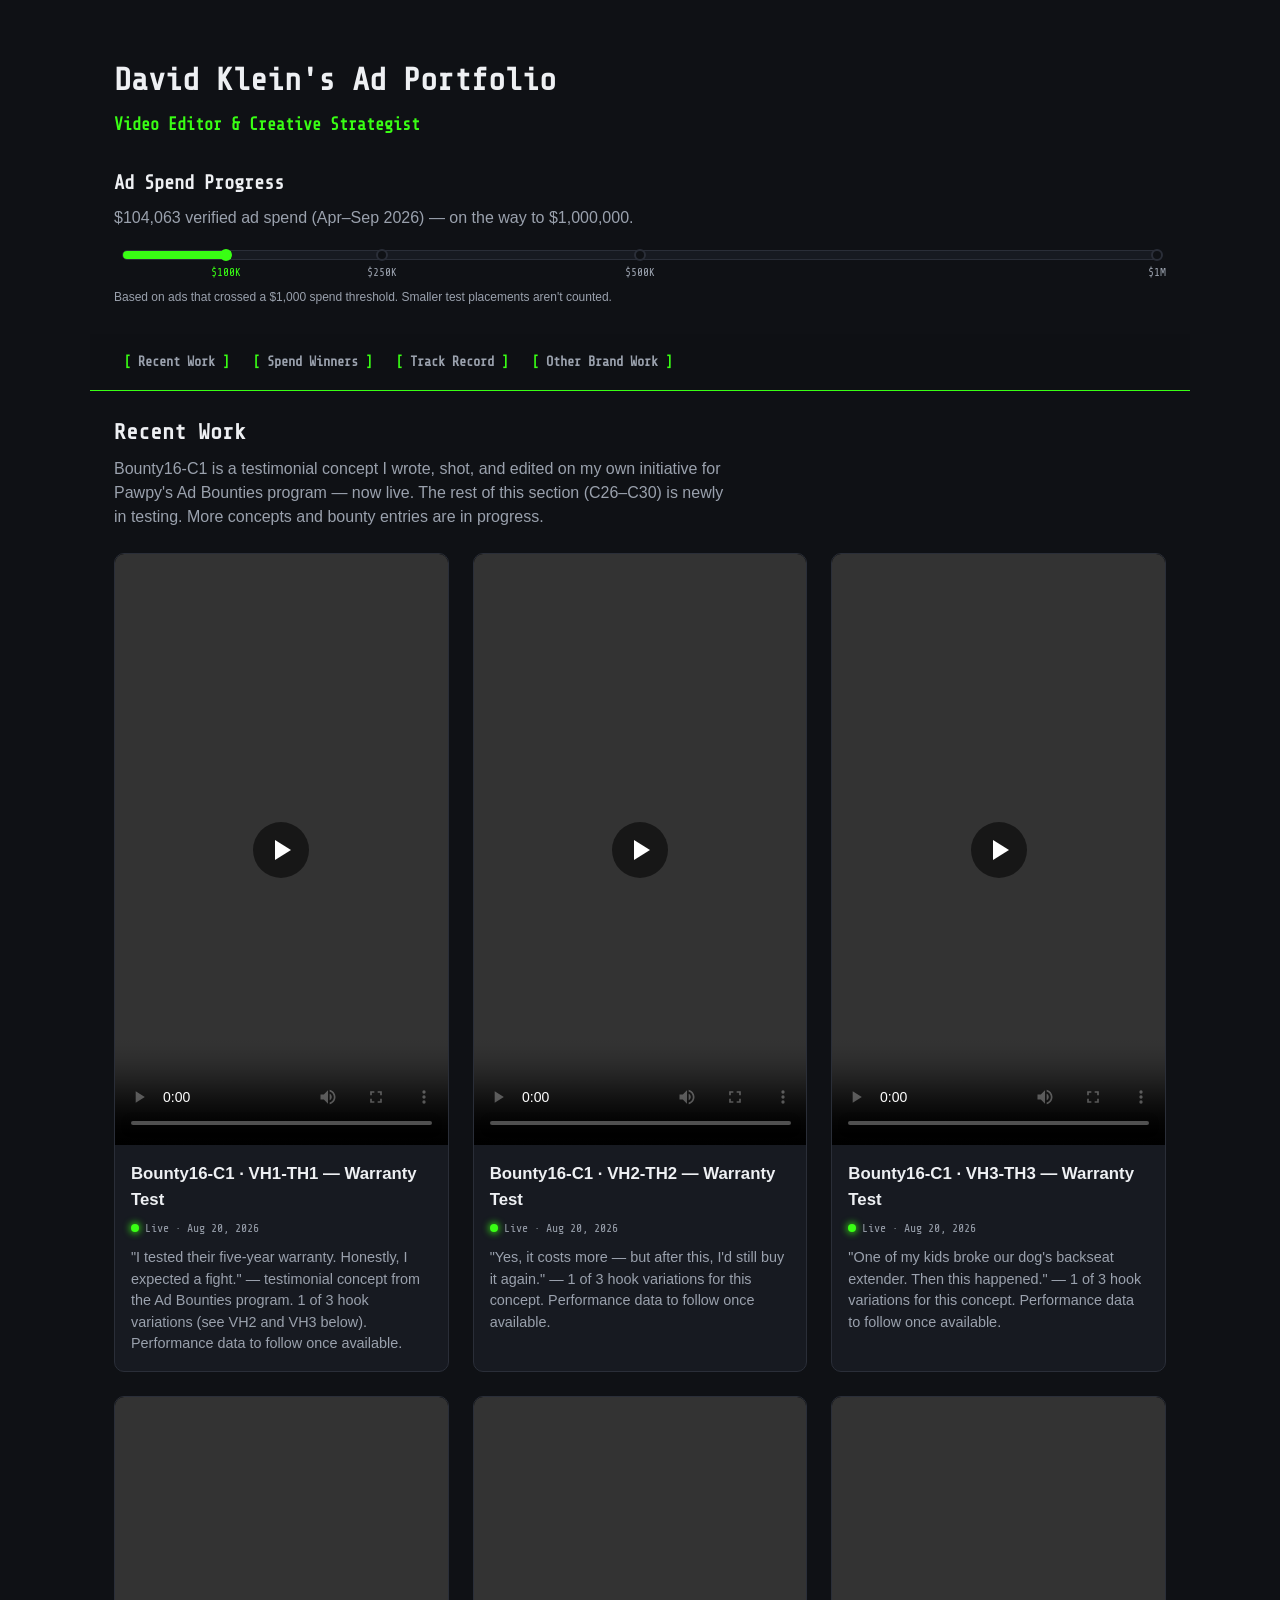
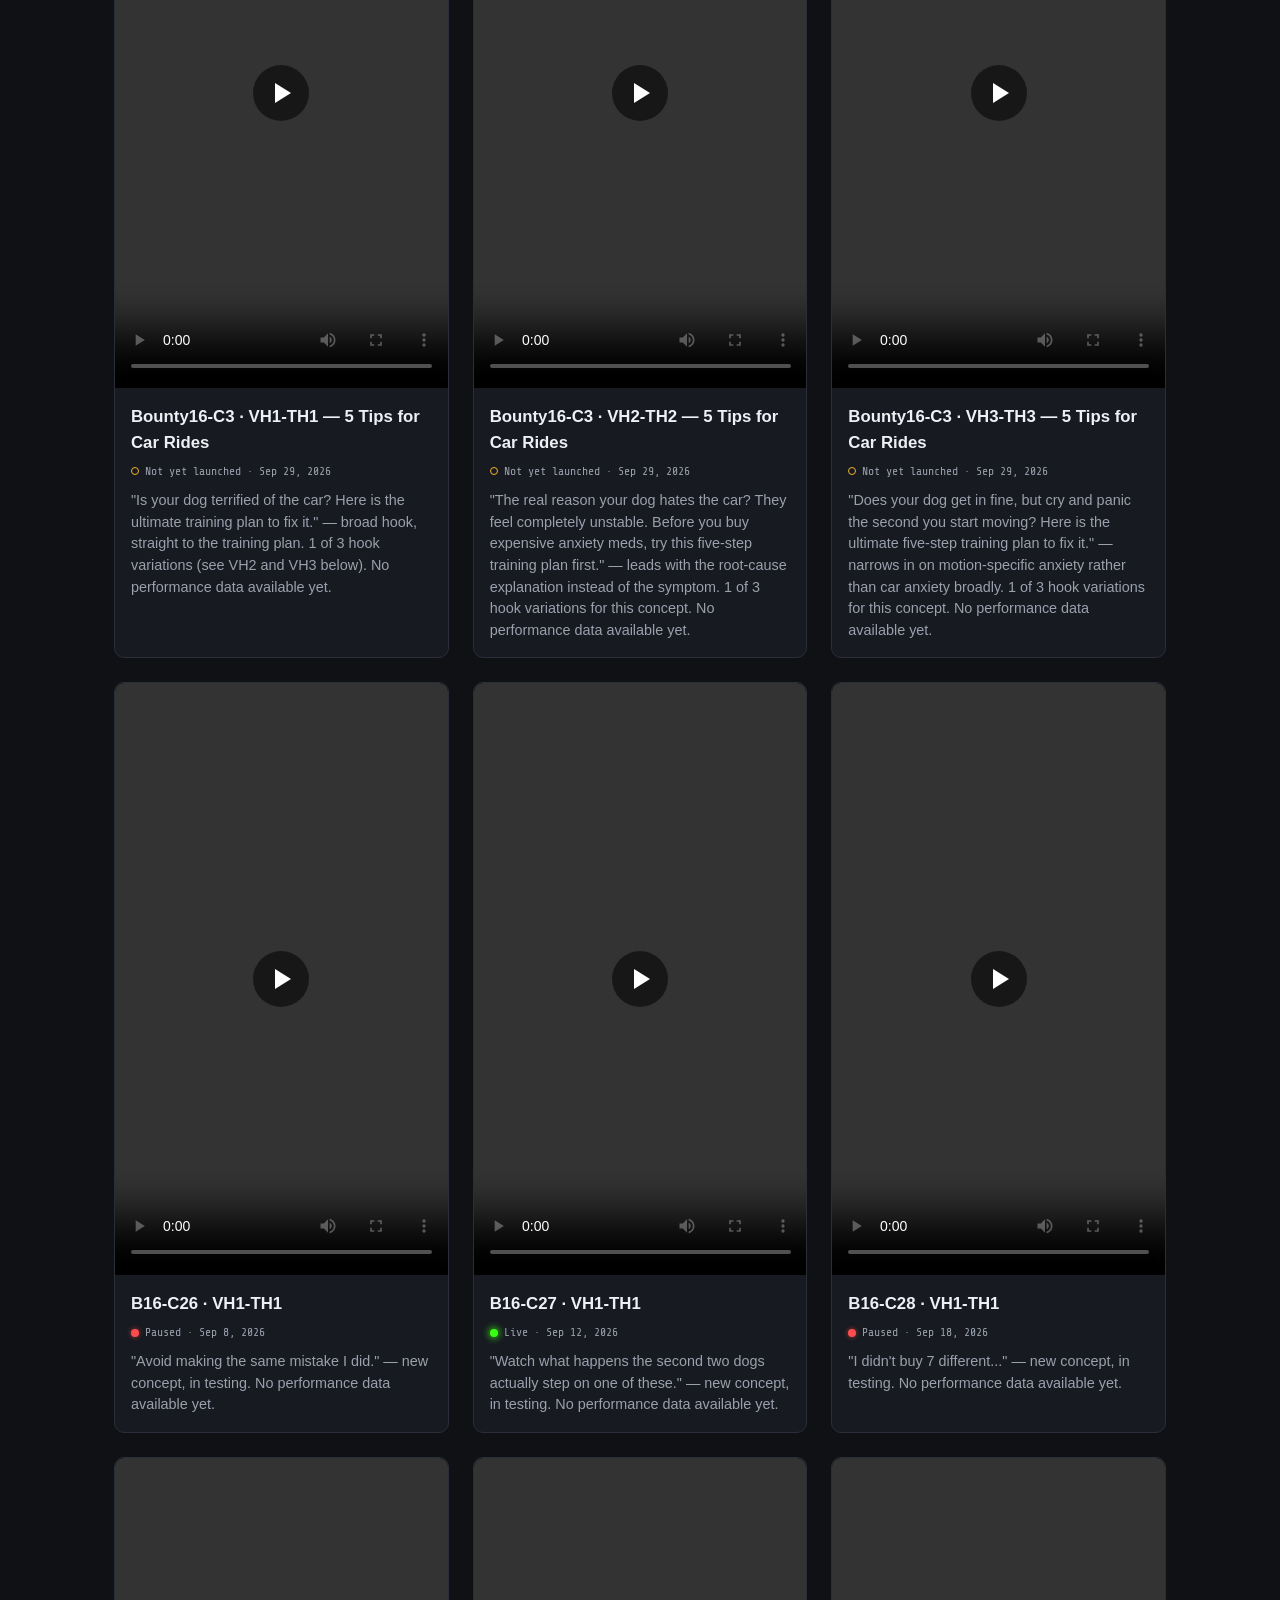
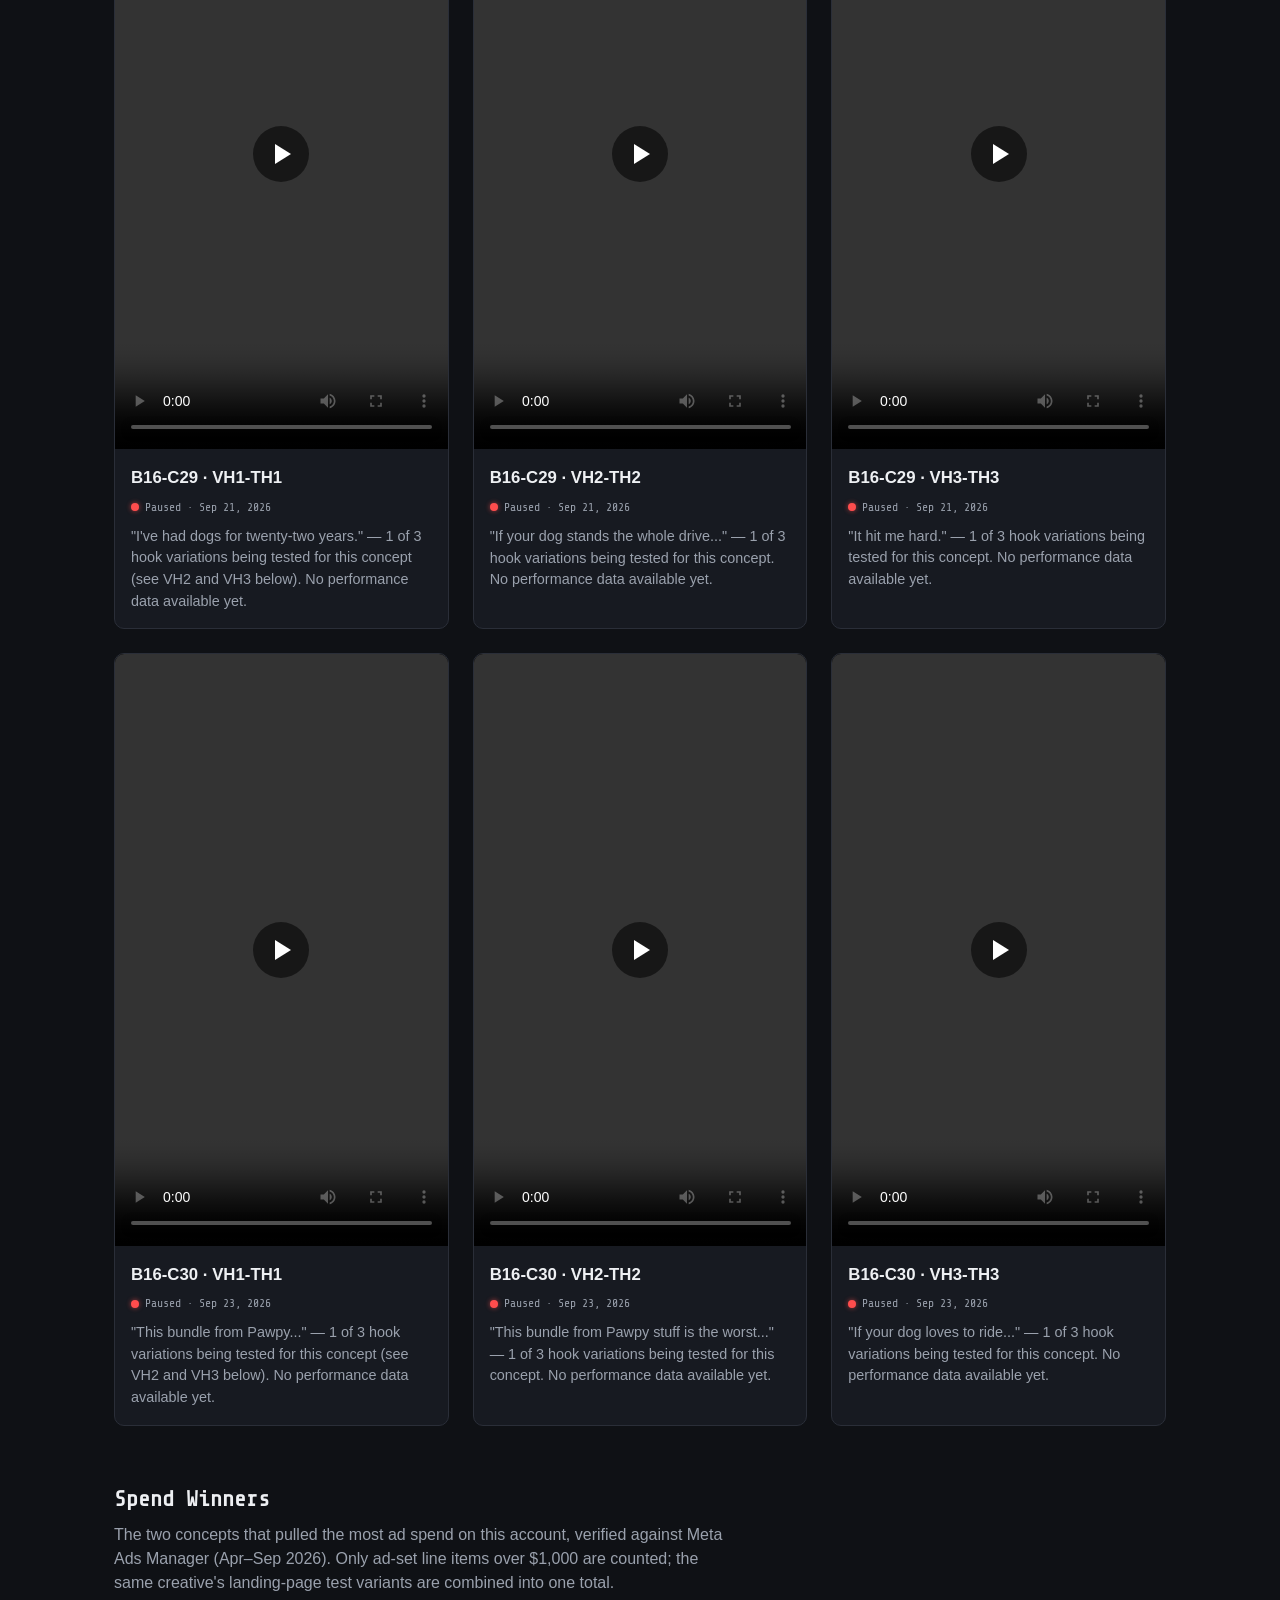
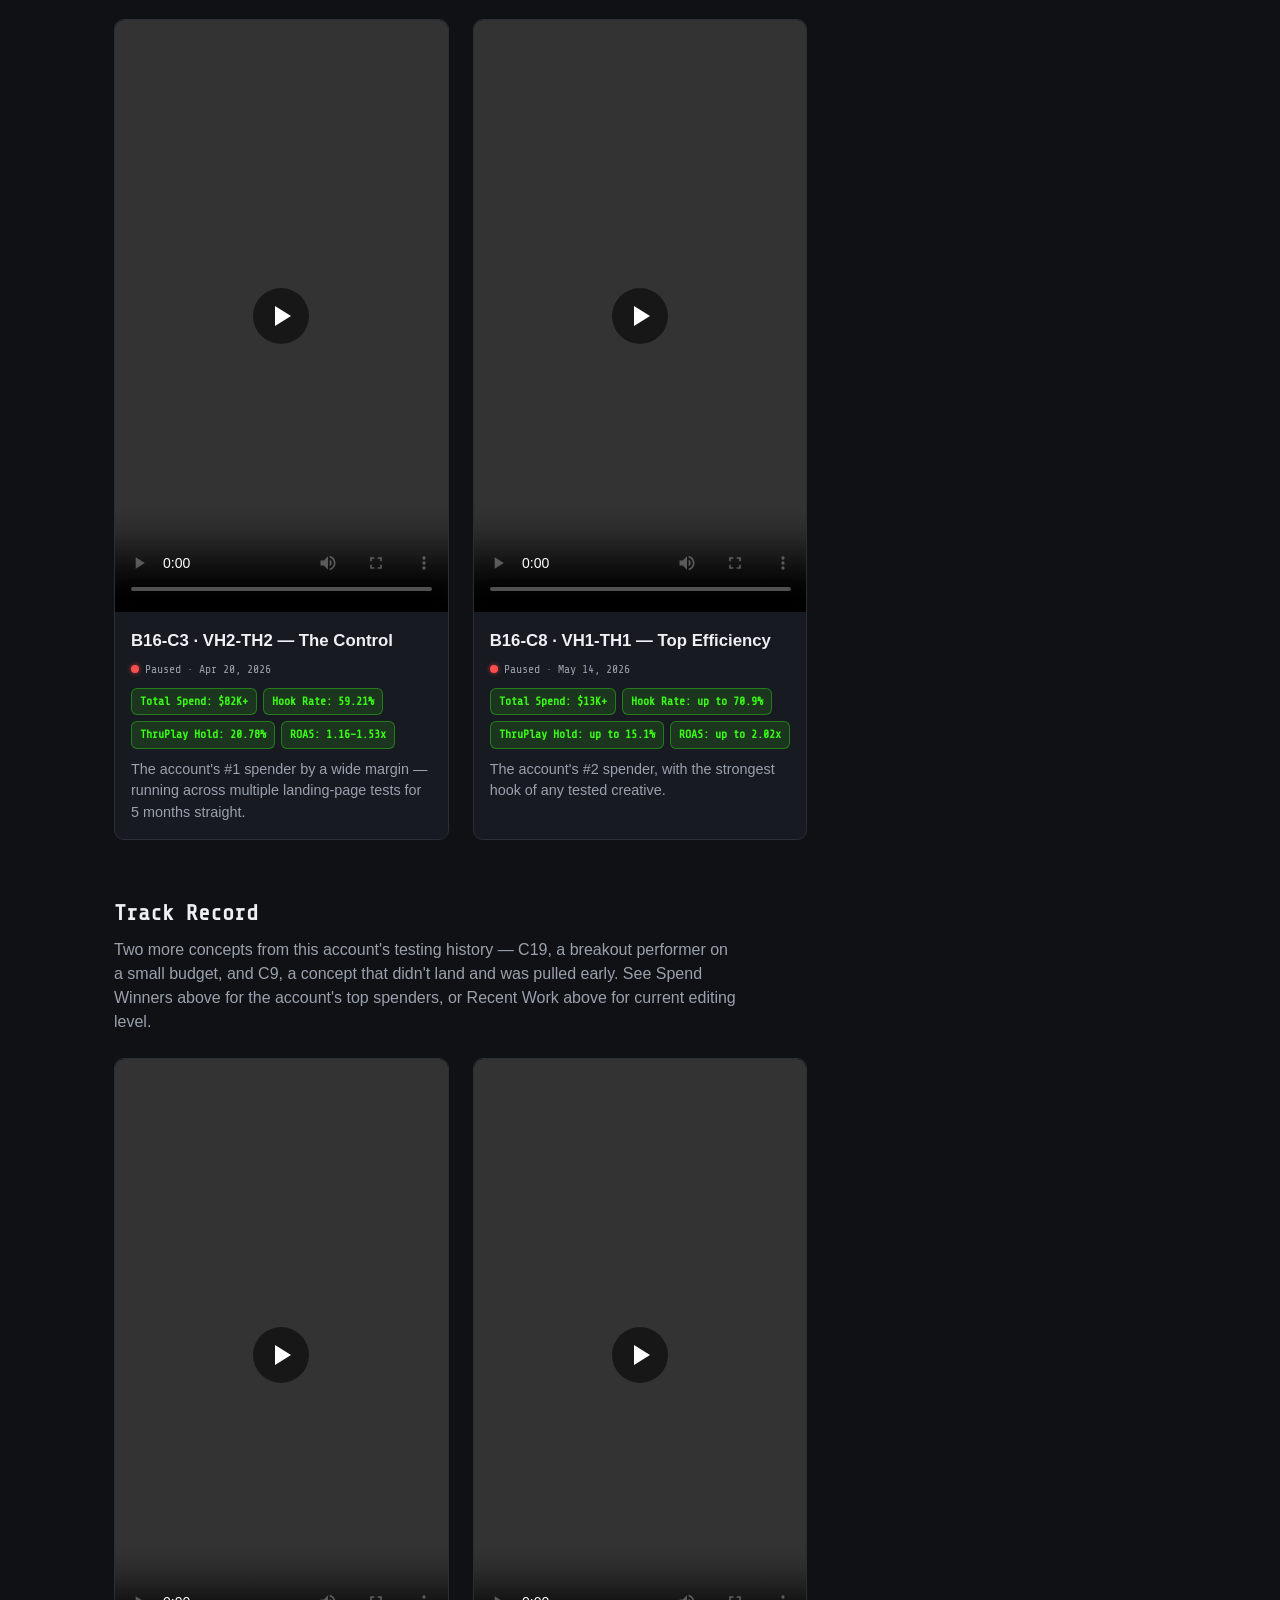
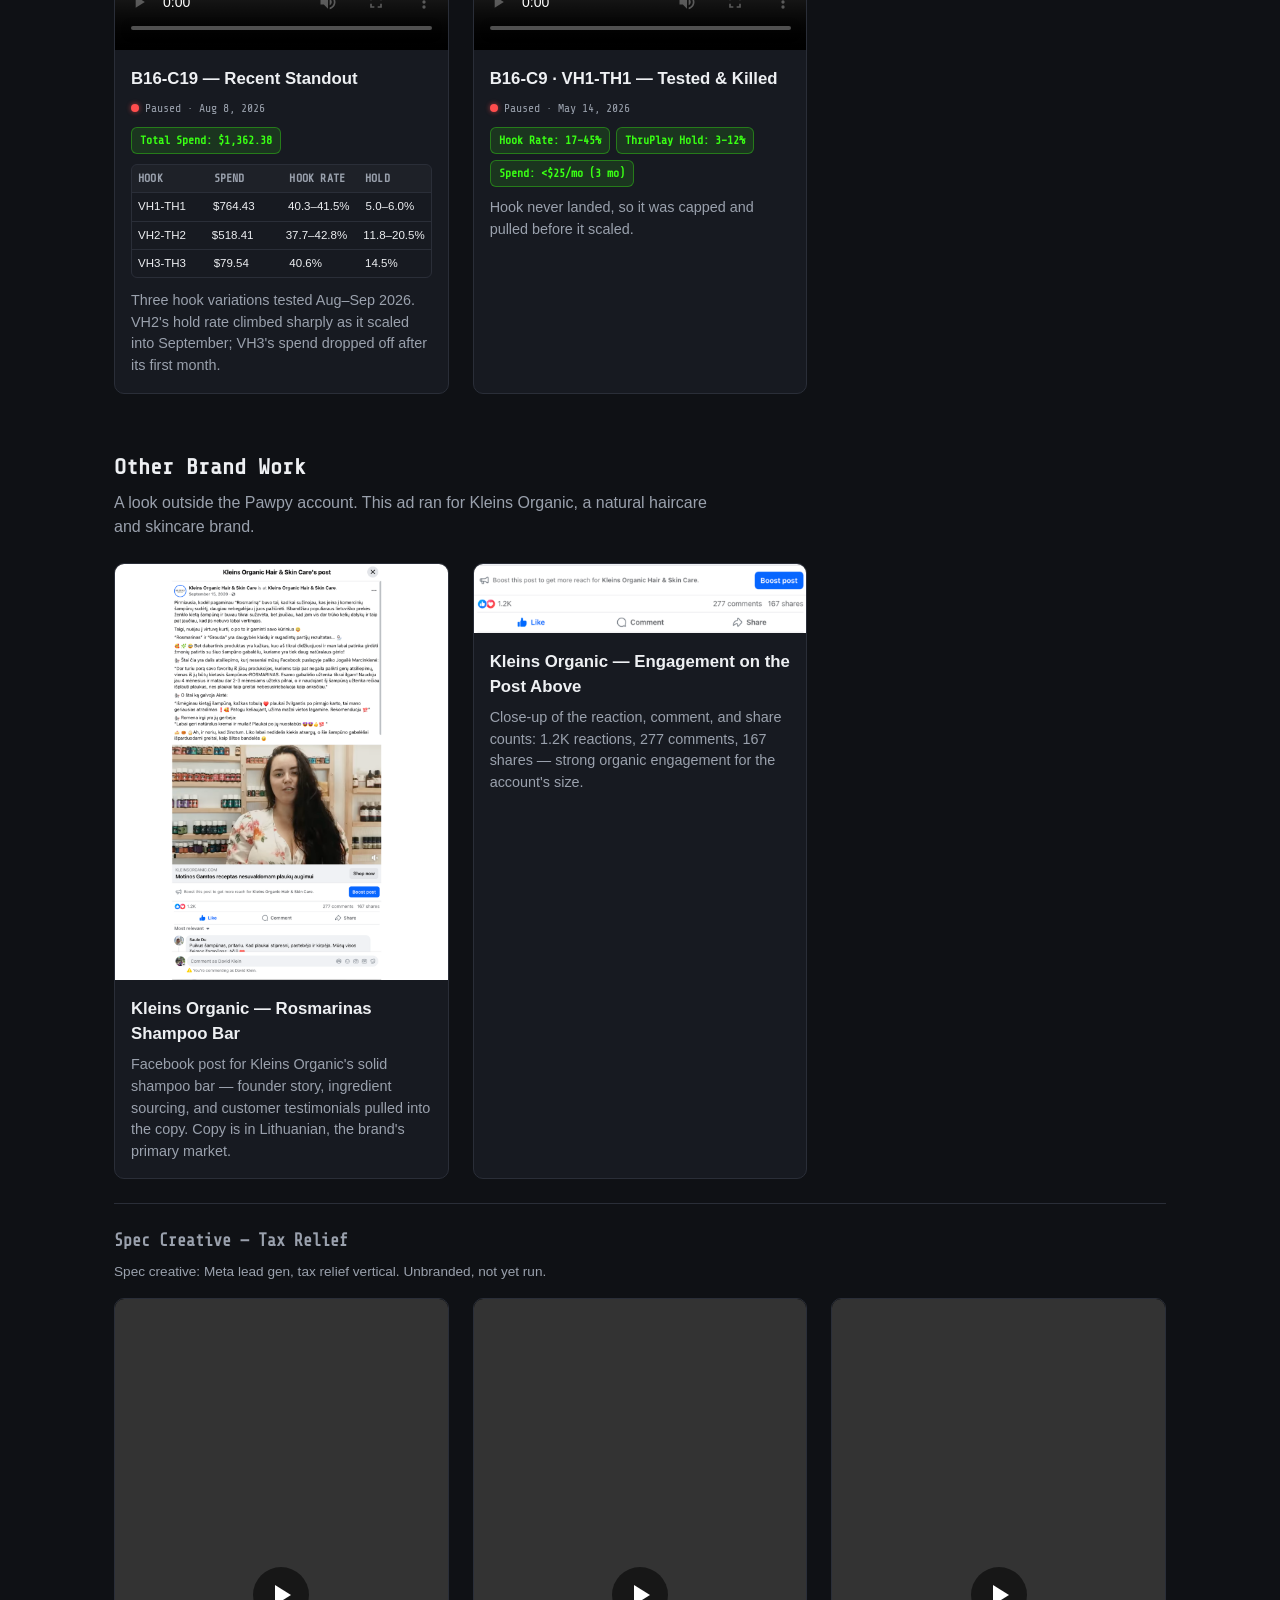
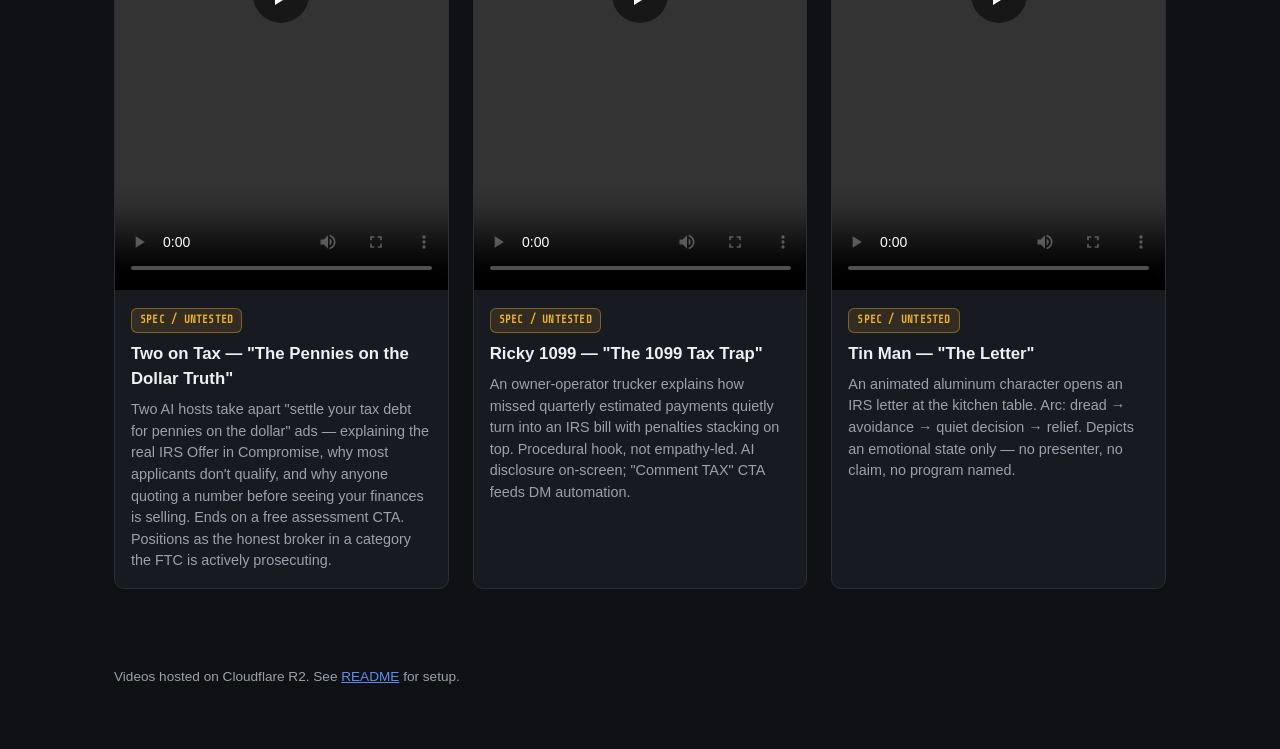
<file: index.html>
<!DOCTYPE html>
<html lang="en">
<head>
<meta charset="UTF-8" />
<meta name="viewport" content="width=device-width, initial-scale=1.0" />
<title>David Klein — Ad Portfolio</title>
<meta name="description" content="David Klein's video ad portfolio" />
<link rel="preconnect" href="https://fonts.googleapis.com" />
  <link rel="preconnect" href="https://fonts.gstatic.com" crossorigin />
  <link href="https://fonts.googleapis.com/css2?family=Share+Tech+Mono&display=swap" rel="stylesheet" />
  <link rel="stylesheet" href="styles.css" />
</head>
<body>
<header>
<h1>David Klein's Ad Portfolio</h1>
<p class="subtitle">Video Editor &amp; Creative Strategist</p>
</header>

<div id="spend-progress"></div>

<nav id="site-nav" class="site-nav"></nav>

<main id="portfolio"></main>

<footer>
<p>Videos hosted on Cloudflare R2. See <a href="README.md">README</a> for setup.</p>
</footer>

<script src="videos.js"></script>
<script src="app.js"></script>
</body>
</html>
</file>
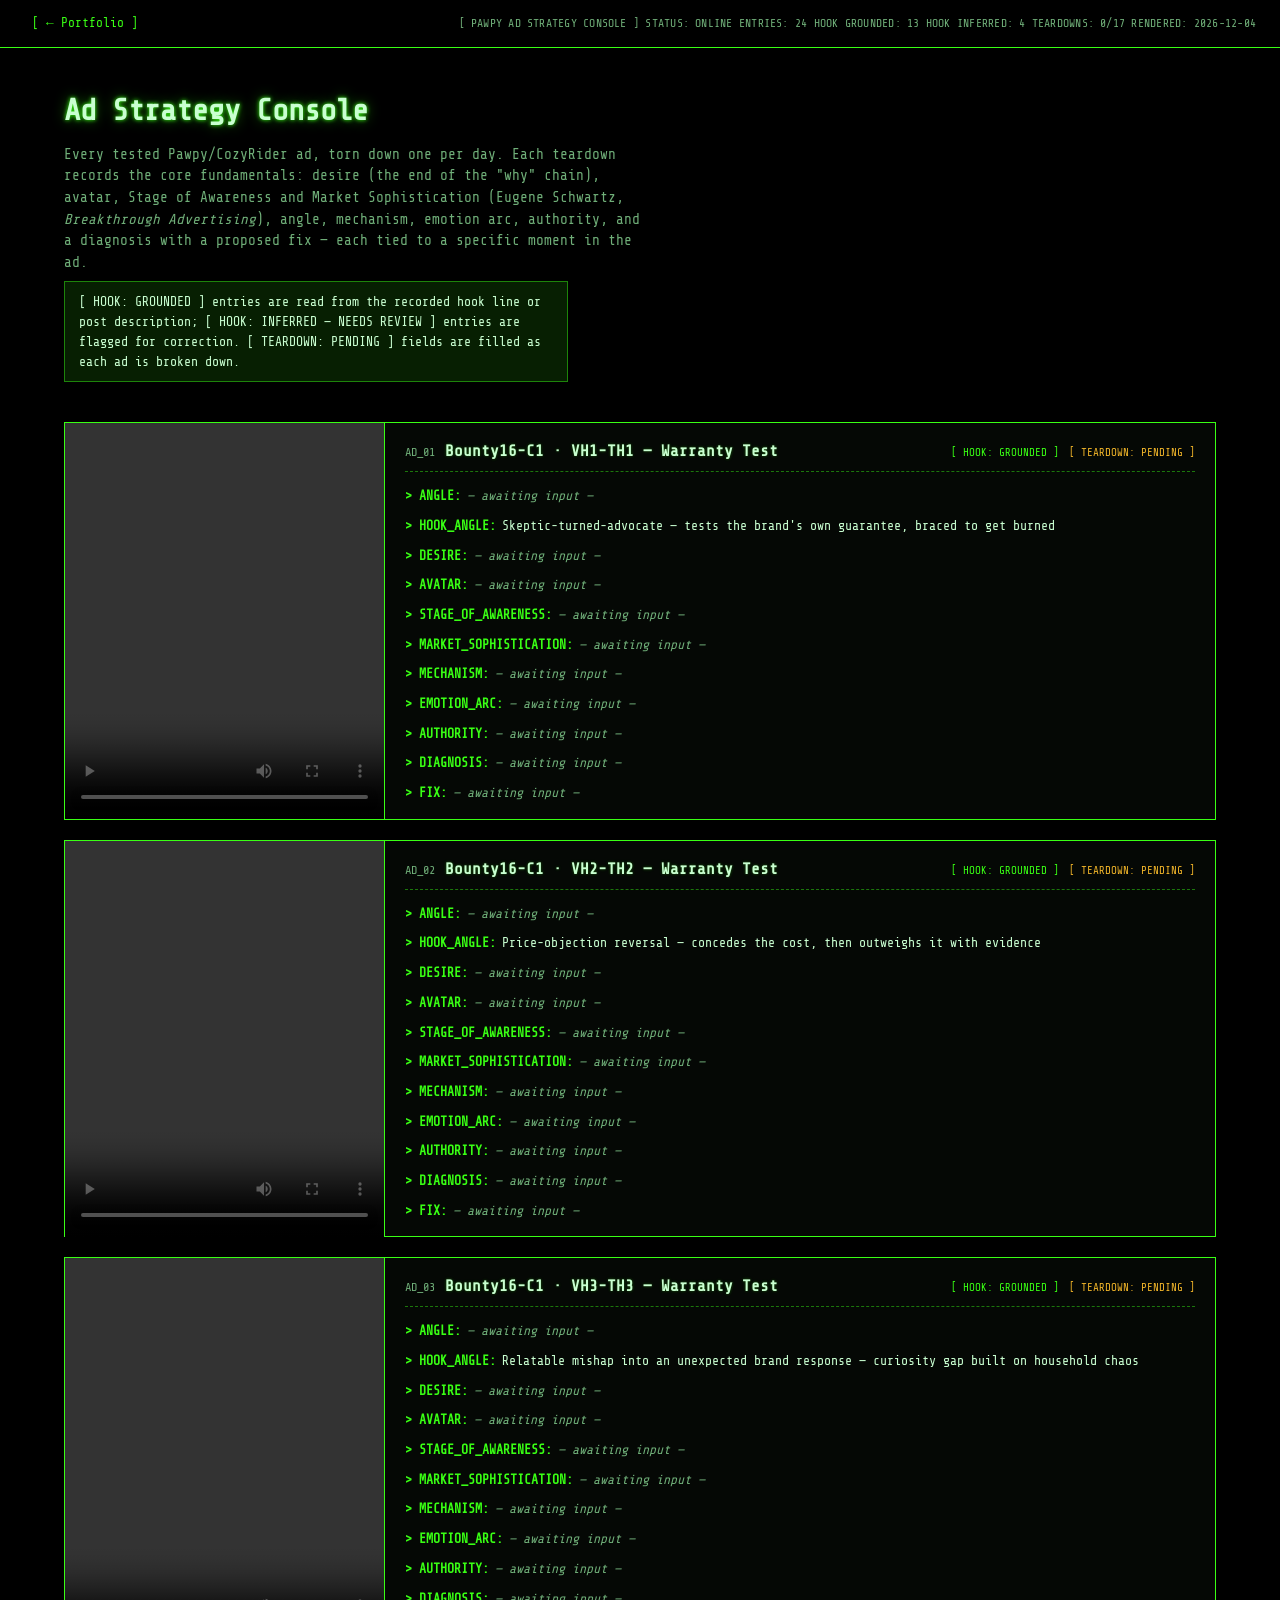
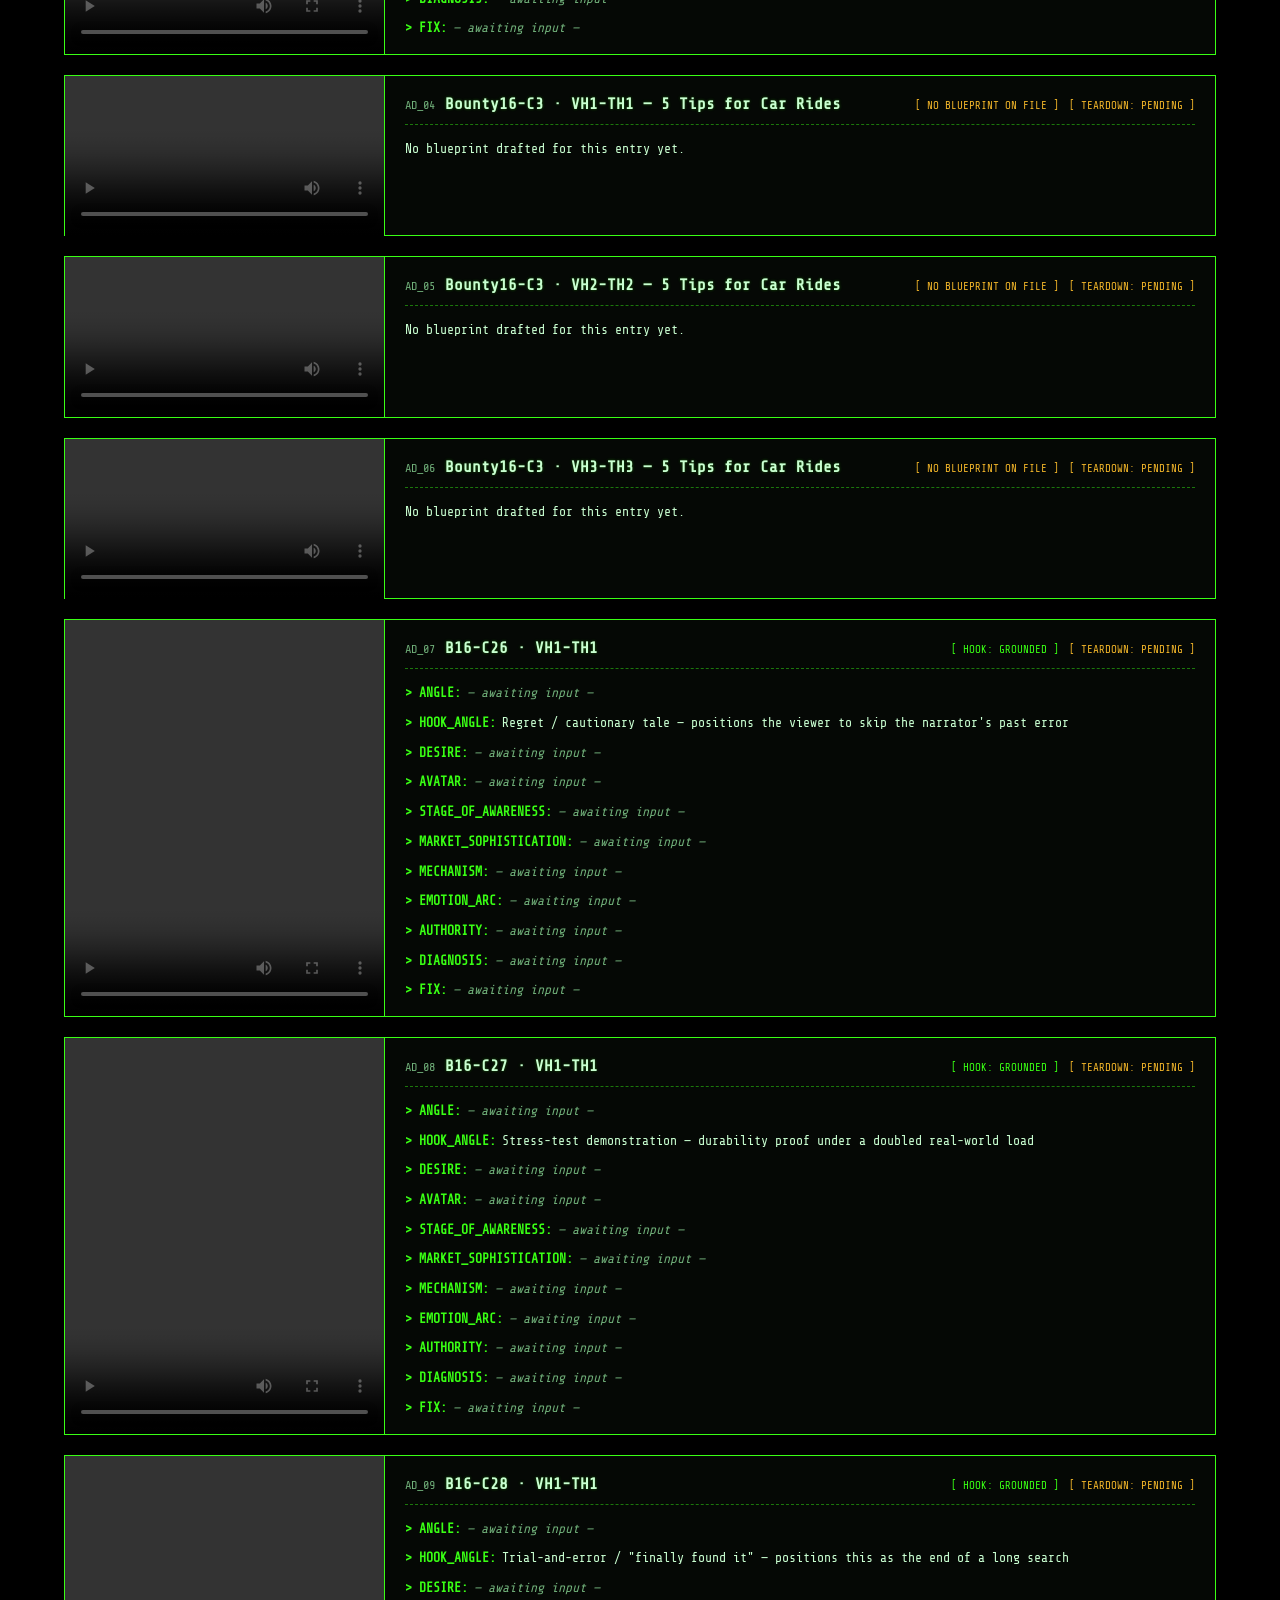
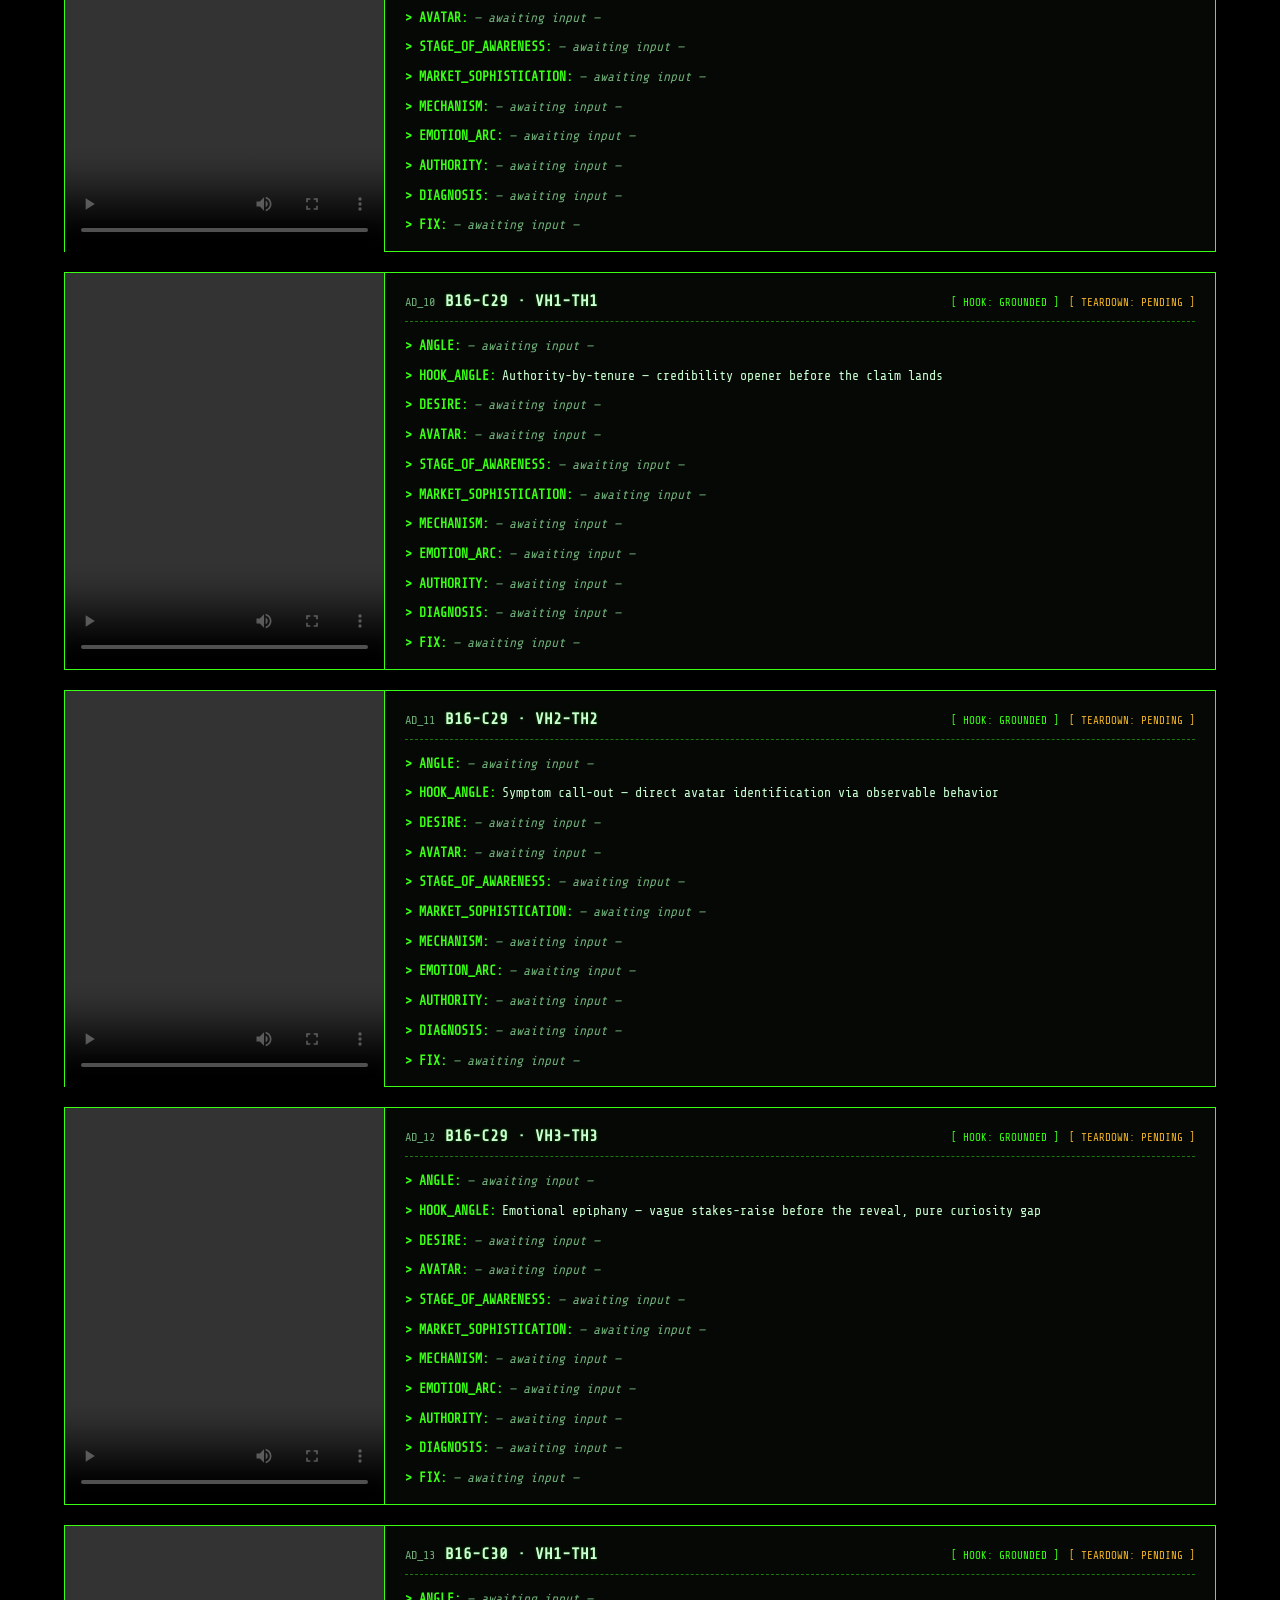
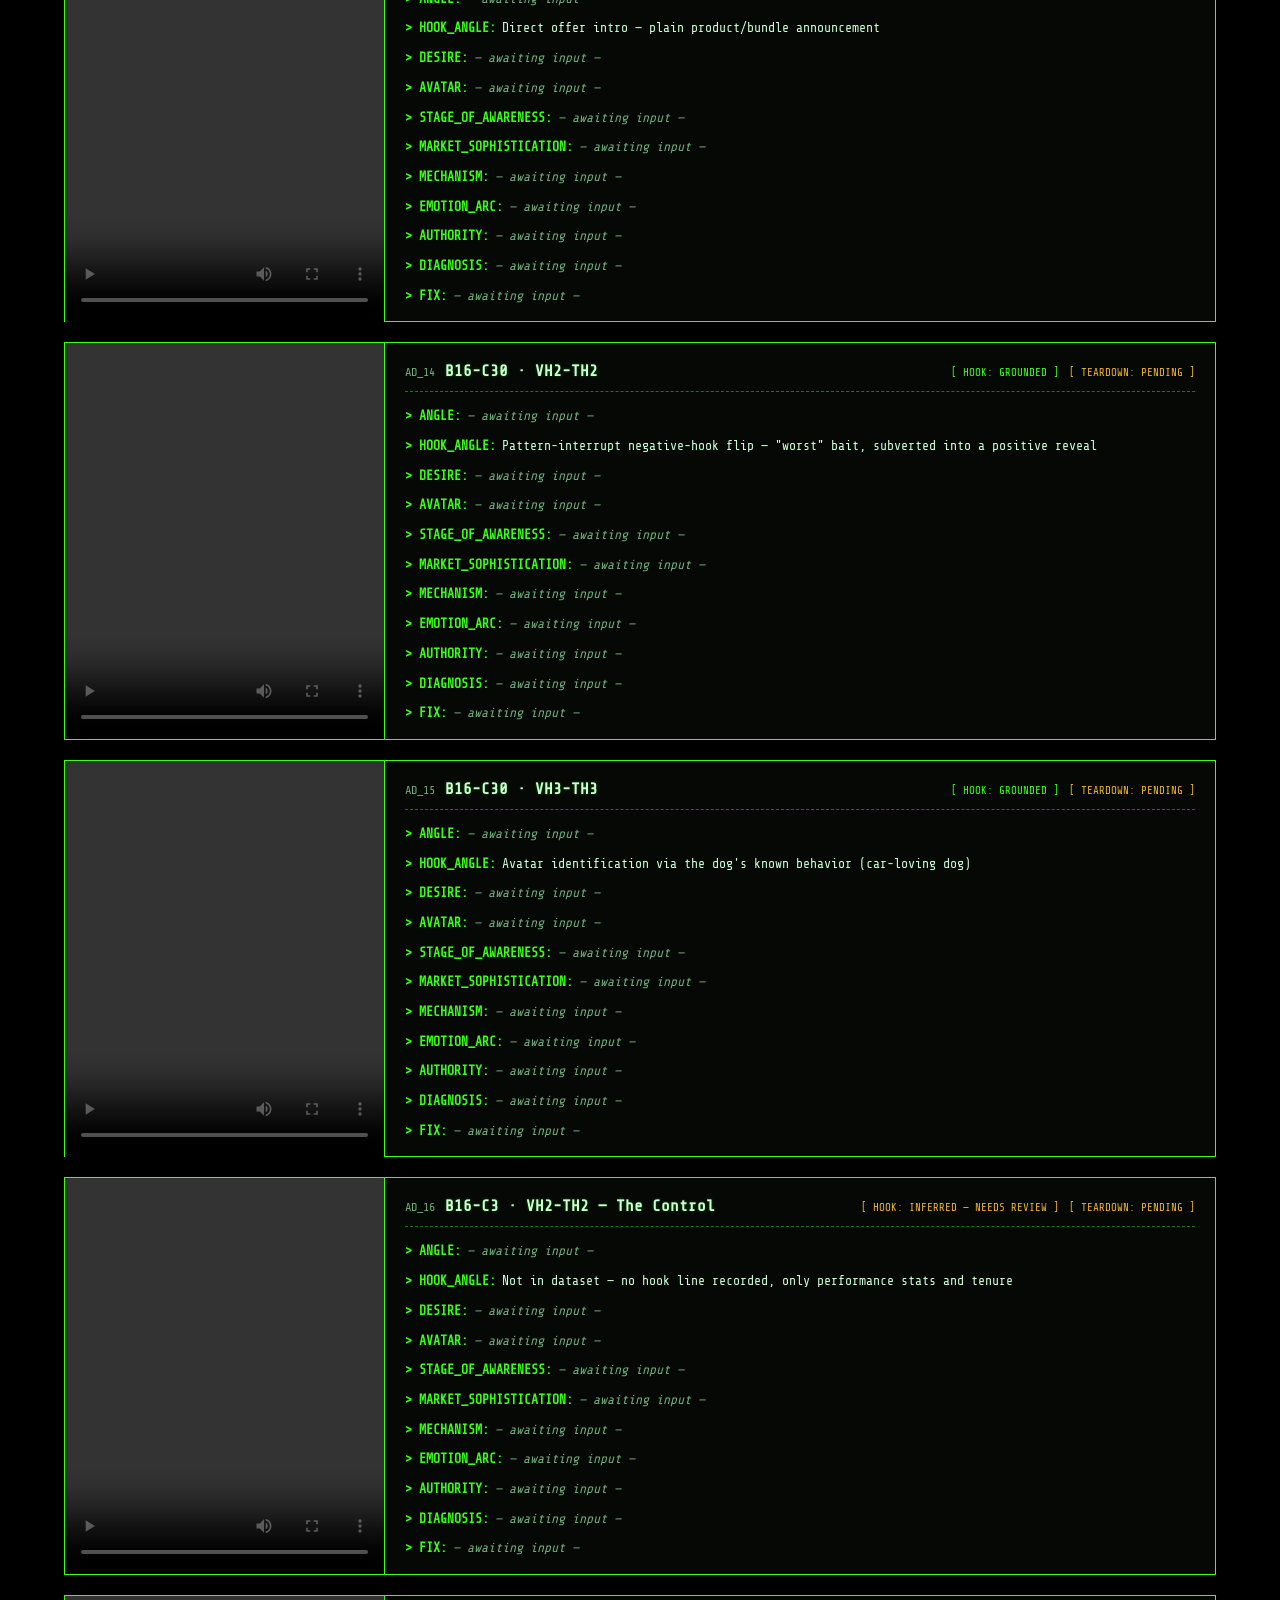
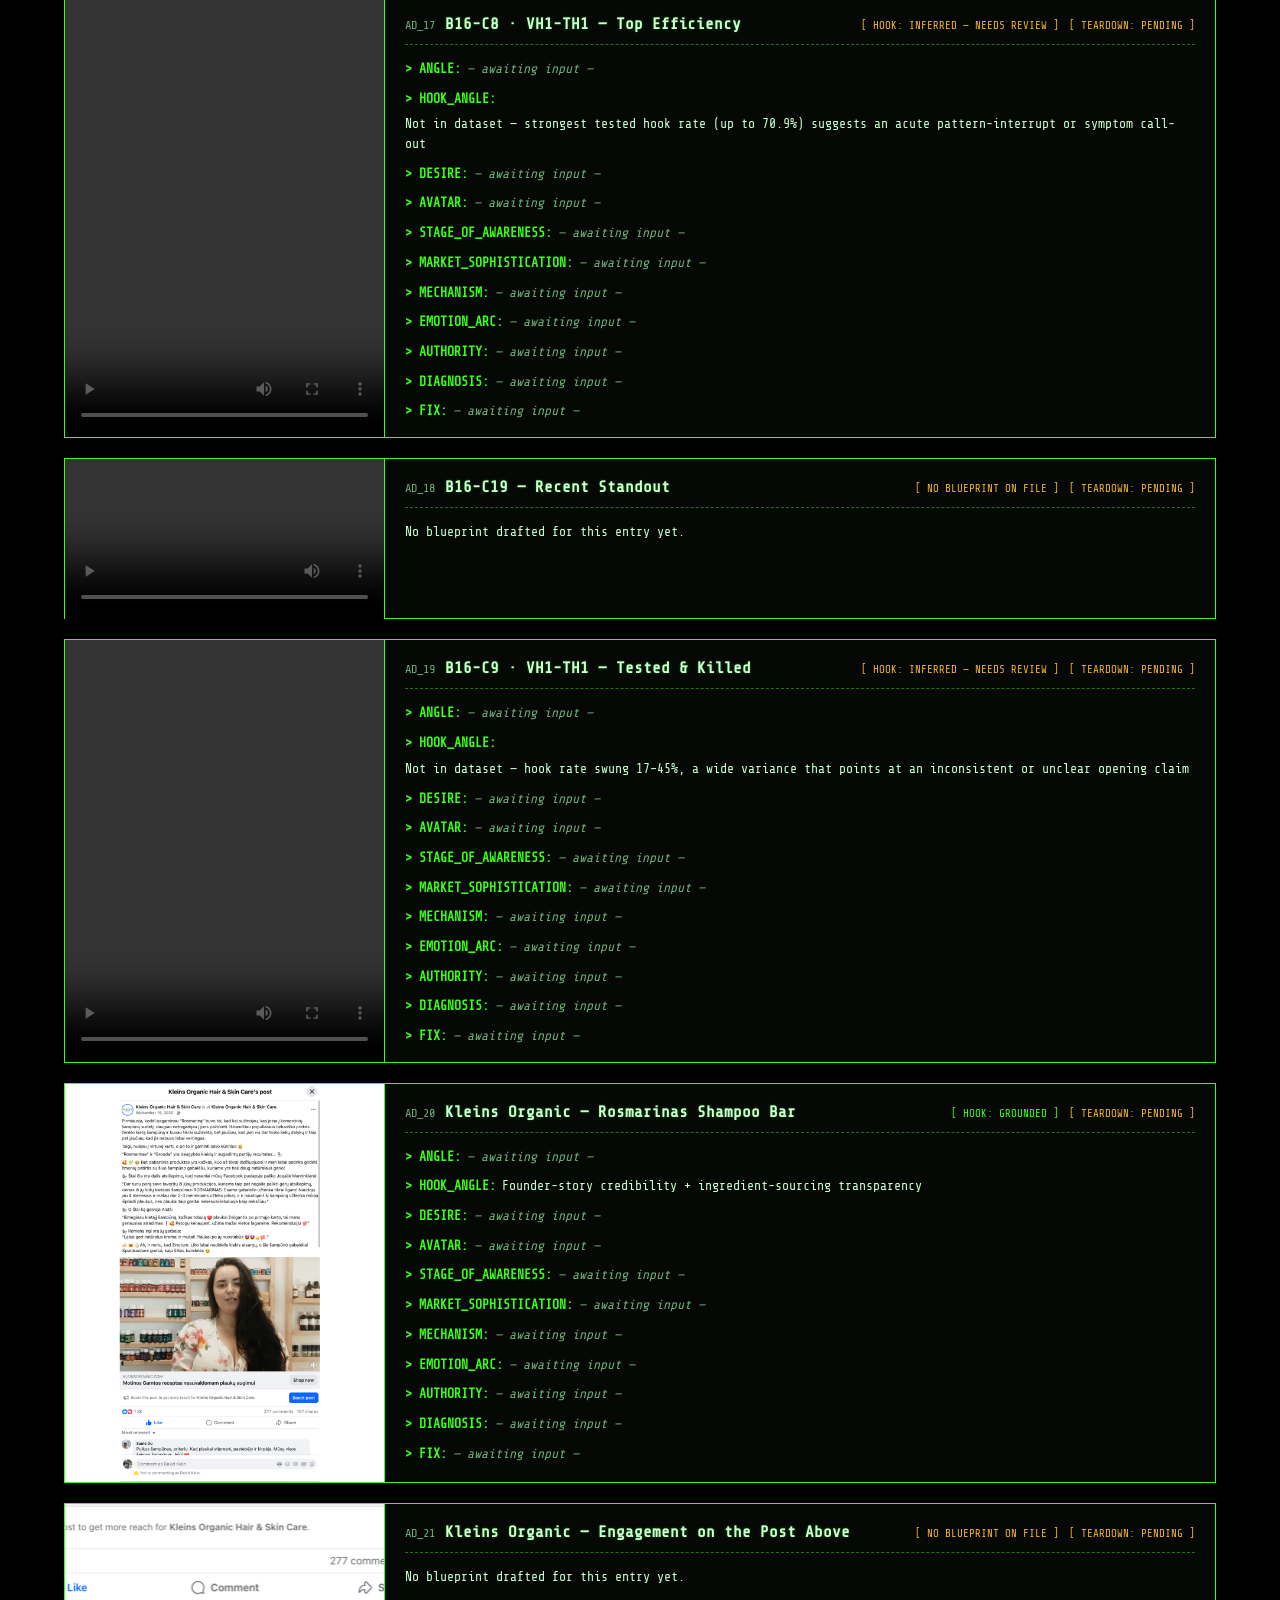
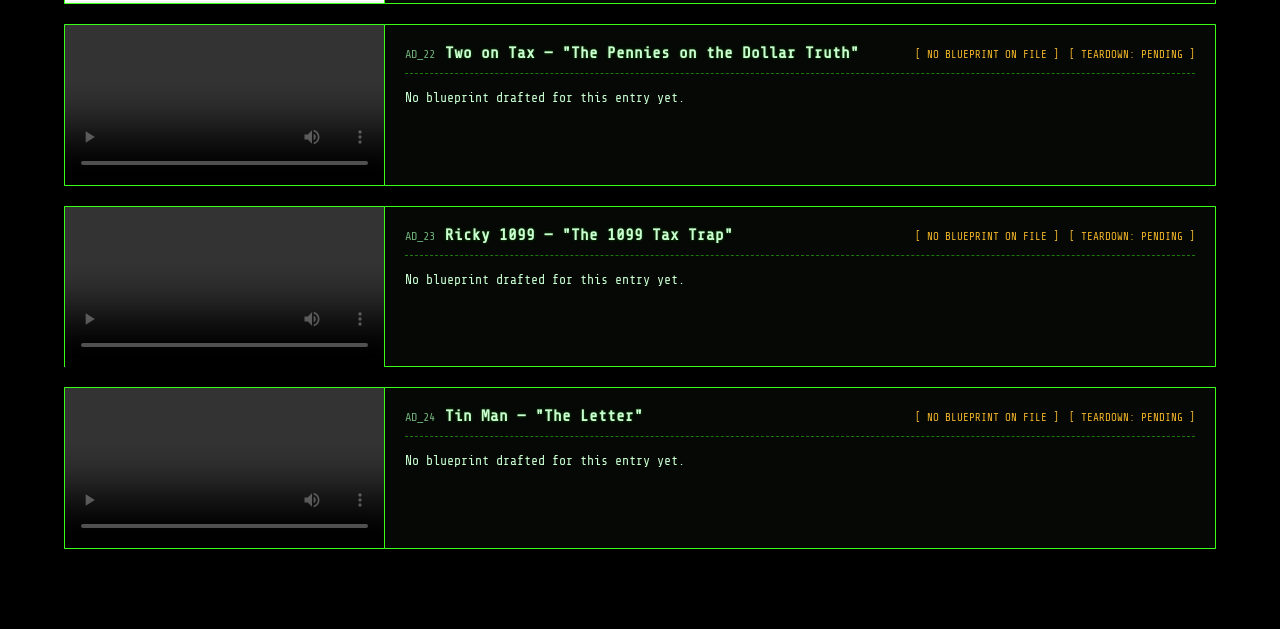
<file: console.html>
<!DOCTYPE html>
<html lang="en">
<head>
<meta charset="UTF-8" />
<meta name="viewport" content="width=device-width, initial-scale=1.0" />
<title>Ad Strategy Console — David Klein</title>
<meta name="description" content="Pawpy ad creative strategy console — video plus draft Schwartz-framework blueprint metadata per ad." />
<link rel="preconnect" href="https://fonts.googleapis.com" />
<link rel="preconnect" href="https://fonts.gstatic.com" crossorigin />
<link href="https://fonts.googleapis.com/css2?family=Share+Tech+Mono&display=swap" rel="stylesheet" />
<link rel="stylesheet" href="console.css" />
</head>
<body>
<header class="sys-header">
<a class="back-link" href="index.html">[ &larr; Portfolio ]</a>
<span id="sys-status">[ PAWPY AD STRATEGY CONSOLE ]  STATUS: INITIALIZING...</span>
</header>

<section class="console-intro">
<h1>Ad Strategy Console</h1>
<p>Every tested Pawpy/CozyRider ad, torn down one per day. Each teardown records the core fundamentals: desire (the end of the "why" chain), avatar, Stage of Awareness and Market Sophistication (Eugene Schwartz, <em>Breakthrough Advertising</em>), angle, mechanism, emotion arc, authority, and a diagnosis with a proposed fix — each tied to a specific moment in the ad.</p>
<p class="disclaimer">[ HOOK: GROUNDED ] entries are read from the recorded hook line or post description; [ HOOK: INFERRED — NEEDS REVIEW ] entries are flagged for correction. [ TEARDOWN: PENDING ] fields are filled as each ad is broken down.</p>
</section>

<main id="console-grid"></main>

<script src="videos.js"></script>
<script src="console-data.js"></script>
<script src="console.js"></script>
</body>
</html>
</file>
<file: styles.css>
:root {
  --bg: #0f1115;
  --surface: #171a21;
  --border: #2a2e38;
  --text: #eef0f3;
  --text-dim: #9aa1ad;
  --accent: #5b8def;
  --highlight: #f0b429;
  --matrix: #39ff14;
  --mono: 'Share Tech Mono', 'Fira Code', 'JetBrains Mono', monospace;
}

* {
  box-sizing: border-box;
}

html {
  scroll-behavior: smooth;
}

body {
  margin: 0;
  font-family: -apple-system, BlinkMacSystemFont, "Segoe UI", Helvetica, Arial, sans-serif;
  background: var(--bg);
  color: var(--text);
  line-height: 1.5;
}

header {
  max-width: 1100px;
  margin: 0 auto;
  padding: 56px 24px 24px;
}

header h1 {
  margin: 0 0 8px;
  font-size: 2rem;
  font-family: var(--mono);
}

header .subtitle {
  margin: 0 0 8px;
  color: var(--matrix);
  font-family: var(--mono);
  font-weight: 600;
  font-size: 1.05rem;
}

header p {
  margin: 0;
  color: var(--text-dim);
  max-width: 60ch;
}

.spend-progress-wrap {
  max-width: 1100px;
  margin: 0 auto;
  padding: 0 24px 28px;
}

.spend-progress-wrap h2 {
  margin: 0 0 8px;
  font-size: 1.2rem;
  font-family: var(--mono);
}

.spend-progress-summary {
  margin: 0 0 20px;
  color: var(--text-dim);
}

.spend-track {
  position: relative;
  height: 10px;
  background: var(--surface);
  border: 1px solid var(--border);
  border-radius: 5px;
  margin: 0 8px 28px;
}

.spend-fill {
  position: absolute;
  inset: 0;
  width: 0%;
  background: var(--matrix);
  border-radius: 5px 0 0 5px;
  transition: width 0.3s ease;
}

.spend-milestone {
  position: absolute;
  top: 50%;
  transform: translate(-50%, -50%);
  display: flex;
  flex-direction: column;
  align-items: center;
  gap: 6px;
}

.spend-milestone-dot {
  width: 12px;
  height: 12px;
  border-radius: 50%;
  background: var(--bg);
  border: 2px solid var(--border);
  display: block;
}

.spend-milestone.reached .spend-milestone-dot {
  background: var(--matrix);
  border-color: var(--matrix);
}

.spend-milestone-label {
  position: absolute;
  top: 16px;
  font-family: var(--mono);
  font-size: 0.7rem;
  color: var(--text-dim);
  white-space: nowrap;
}

.spend-milestone.reached .spend-milestone-label {
  color: var(--matrix);
}

.spend-progress-footnote {
  margin: 0;
  color: var(--text-dim);
  font-size: 0.75rem;
}

.site-nav {
  position: sticky;
  top: 0;
  z-index: 10;
  display: flex;
  flex-wrap: wrap;
  gap: 4px;
  max-width: 1100px;
  margin: 0 auto;
  padding: 12px 24px;
  background: rgba(15, 17, 21, 0.92);
  backdrop-filter: blur(6px);
  border-bottom: 1px solid var(--matrix);
}

.site-nav a {
  color: var(--text-dim);
  text-decoration: none;
  font-size: 0.85rem;
  font-weight: 600;
  font-family: var(--mono);
  padding: 6px 10px;
  border-radius: 0;
  transition: background 0.1s ease, color 0.1s ease;
}

.site-nav a::before {
  content: "[ ";
  color: var(--matrix);
}

.site-nav a::after {
  content: " ]";
  color: var(--matrix);
}

.site-nav a:hover {
  color: #000;
  background: var(--matrix);
}

.site-nav a:hover::before,
.site-nav a:hover::after {
  color: #000;
}

main {
  max-width: 1100px;
  margin: 0 auto;
  padding: 24px 24px 64px;
}

.portfolio-section {
  margin-bottom: 56px;
  scroll-margin-top: 56px;
}

.portfolio-section:last-child {
  margin-bottom: 0;
}

.portfolio-section h2 {
  margin: 0 0 8px;
  font-size: 1.4rem;
  font-family: var(--mono);
}

.section-intro {
  margin: 0 0 24px;
  color: var(--text-dim);
  max-width: 70ch;
}

.grid {
  display: grid;
  grid-template-columns: repeat(auto-fill, minmax(320px, 1fr));
  gap: 24px;
  margin-bottom: 24px;
}

.grid:last-child {
  margin-bottom: 0;
}

.group-heading {
  margin: 0 0 8px;
  font-size: 1.05rem;
  font-family: var(--mono);
  color: var(--text-dim);
  border-top: 1px solid var(--border);
  padding-top: 24px;
}

.group-intro {
  margin: 0 0 16px;
  color: var(--text-dim);
  font-size: 0.85rem;
  max-width: 70ch;
}

.tag-chip {
  display: inline-block;
  margin-bottom: 8px;
  padding: 3px 8px;
  background: rgba(240, 180, 41, 0.12);
  color: var(--highlight);
  border: 1px solid rgba(240, 180, 41, 0.4);
  border-radius: 6px;
  font-family: var(--mono);
  font-size: 0.68rem;
  font-weight: 600;
  text-transform: uppercase;
  letter-spacing: 0.02em;
}

.card {
  background: var(--surface);
  border: 1px solid var(--border);
  border-radius: 10px;
  overflow: hidden;
  display: flex;
  flex-direction: column;
  transition: border-color 0.15s ease;
}

.card:hover {
  border-color: var(--matrix);
}

.media {
  position: relative;
}

.card video {
  width: 100%;
  aspect-ratio: 9 / 16;
  object-fit: cover;
  background: #000;
  display: block;
}

.card img {
  width: 100%;
  aspect-ratio: 4 / 5;
  object-fit: contain;
  background: #000;
  display: block;
}

.play-overlay {
  position: absolute;
  inset: 0;
  display: flex;
  align-items: center;
  justify-content: center;
  pointer-events: none;
  transition: opacity 0.15s ease;
}

.media.playing .play-overlay {
  opacity: 0;
}

.play-overlay-icon {
  width: 56px;
  height: 56px;
  border-radius: 50%;
  background: rgba(0, 0, 0, 0.55);
  display: flex;
  align-items: center;
  justify-content: center;
}

.play-overlay-icon::after {
  content: "";
  margin-left: 4px;
  border-style: solid;
  border-width: 10px 0 10px 16px;
  border-color: transparent transparent transparent #fff;
}

.card .placeholder {
  width: 100%;
  aspect-ratio: 9 / 16;
  display: flex;
  align-items: center;
  justify-content: center;
  color: var(--text-dim);
  font-size: 0.85rem;
  text-align: center;
  padding: 16px;
  background: repeating-linear-gradient(
    45deg,
    #1c2029,
    #1c2029 10px,
    #20242e 10px,
    #20242e 20px
    );
}

.card-body {
  padding: 16px;
}

.card-body h3 {
  margin: 0 0 8px;
  font-size: 1.05rem;
}

.card-body p {
  margin: 0;
  color: var(--text-dim);
  font-size: 0.9rem;
}

.status-row {
  display: flex;
  align-items: center;
  gap: 6px;
  margin: 0 0 10px;
  font-family: var(--mono);
  font-size: 0.72rem;
  color: var(--text-dim);
}

.status-dot {
  width: 8px;
  height: 8px;
  border-radius: 50%;
  flex-shrink: 0;
}

.status-dot.status-live {
  background: var(--matrix);
  box-shadow: 0 0 6px 2px rgba(57, 255, 20, 0.6);
  animation: status-pulse 2s ease-in-out infinite;
}

.status-dot.status-paused {
  background: #ff4d4d;
  box-shadow: 0 0 4px 1px rgba(255, 77, 77, 0.4);
}

.status-dot.status-unknown {
  background: transparent;
  border: 1.5px solid var(--text-dim);
}

.status-dot.status-not-launched {
  background: transparent;
  border: 1.5px solid var(--highlight);
}

@keyframes status-pulse {
  0%, 100% { box-shadow: 0 0 6px 2px rgba(57, 255, 20, 0.6); }
  50% { box-shadow: 0 0 10px 4px rgba(57, 255, 20, 0.9); }
}

.stat-row {
  display: flex;
  flex-wrap: wrap;
  gap: 6px;
  margin: 0 0 10px;
}

.breakdown-table {
  margin: 0 0 12px;
  border: 1px solid var(--border);
  border-radius: 6px;
  overflow: hidden;
}

.breakdown-row {
  display: grid;
  grid-template-columns: 1fr 1fr 1fr 1fr;
  gap: 4px;
}

.breakdown-row:not(:last-child) {
  border-bottom: 1px solid var(--border);
}

.breakdown-row span {
  padding: 5px 6px;
  font-size: 0.72rem;
  white-space: nowrap;
}

.breakdown-header {
  background: rgba(255, 255, 255, 0.03);
  font-family: var(--mono);
  color: var(--text-dim);
  font-weight: 600;
  text-transform: uppercase;
  font-size: 0.62rem;
  letter-spacing: 0.02em;
}

.stat-badge {
  background: rgba(57, 255, 20, 0.12);
  color: var(--matrix);
  border: 1px solid rgba(57, 255, 20, 0.35);
  font-family: var(--mono);
  font-size: 0.72rem;
  font-weight: 600;
  padding: 4px 8px;
  border-radius: 6px;
  white-space: nowrap;
}

footer {
  max-width: 1100px;
  margin: 0 auto;
  padding: 0 24px 48px;
  color: var(--text-dim);
  font-size: 0.85rem;
}

footer a {
  color: var(--accent);
}
</file>
<file: console.css>
:root {
  --matrix: #39ff14;
  --matrix-dim: rgba(57, 255, 20, 0.45);
  --matrix-faint: rgba(57, 255, 20, 0.12);
  --bg: #000000;
  --text: #c9ffd1;
  --text-dim: #6fae78;
  --mono: 'Share Tech Mono', 'Fira Code', 'JetBrains Mono', monospace;
}

* {
  box-sizing: border-box;
}

body {
  margin: 0;
  background: var(--bg);
  color: var(--text);
  font-family: var(--mono);
  line-height: 1.5;
}

a {
  color: var(--matrix);
}

.sys-header {
  position: sticky;
  top: 0;
  z-index: 10;
  display: flex;
  flex-wrap: wrap;
  align-items: center;
  justify-content: space-between;
  gap: 8px;
  padding: 10px 24px;
  background: #000;
  border-bottom: 1px solid var(--matrix);
}

.sys-header .back-link {
  font-size: 0.8rem;
  text-decoration: none;
  color: var(--matrix);
  white-space: nowrap;
  padding: 4px 8px;
}

.sys-header .back-link:hover {
  color: #000;
  background: var(--matrix);
}

#sys-status {
  font-size: 0.72rem;
  color: var(--text-dim);
  letter-spacing: 0.02em;
  white-space: nowrap;
  overflow-x: auto;
}

.console-intro {
  max-width: 1200px;
  margin: 0 auto;
  padding: 40px 24px 16px;
}

.console-intro h1 {
  margin: 0 0 10px;
  font-size: 1.9rem;
  text-shadow: 0 0 4px var(--matrix), 0 0 14px rgba(57, 255, 20, 0.45);
}

.console-intro p {
  margin: 0 0 8px;
  color: var(--text-dim);
  max-width: 72ch;
  font-size: 0.9rem;
}

.console-intro .disclaimer {
  border: 1px solid var(--matrix-dim);
  background: var(--matrix-faint);
  padding: 10px 14px;
  color: var(--text);
  font-size: 0.82rem;
  max-width: 72ch;
}

#console-grid {
  max-width: 1200px;
  margin: 0 auto;
  padding: 16px 24px 80px;
  display: flex;
  flex-direction: column;
  gap: 20px;
}

.console-row {
  display: grid;
  grid-template-columns: minmax(220px, 320px) 1fr;
  gap: 0;
  border: 1px solid var(--matrix);
  background: #050805;
}

.col-media {
  border-right: 1px solid var(--matrix);
  background: #000;
  display: flex;
  align-items: stretch;
}

.media-frame {
  width: 100%;
  position: relative;
}

.media-frame video,
.media-frame img {
  display: block;
  width: 100%;
  height: 100%;
  object-fit: cover;
  background: #000;
}

.no-media {
  display: flex;
  align-items: center;
  justify-content: center;
  min-height: 280px;
  color: var(--text-dim);
  font-size: 0.8rem;
  padding: 16px;
  text-align: center;
}

.col-blueprint {
  padding: 16px 20px;
  display: flex;
  flex-direction: column;
  gap: 10px;
}

.bp-header {
  display: flex;
  flex-wrap: wrap;
  align-items: baseline;
  gap: 10px;
  border-bottom: 1px dashed var(--matrix-dim);
  padding-bottom: 8px;
  margin-bottom: 4px;
}

.bp-id {
  font-size: 0.75rem;
  color: var(--text-dim);
}

.bp-header h3 {
  margin: 0;
  font-size: 1rem;
  text-shadow: 0 0 3px rgba(57, 255, 20, 0.35);
  flex: 1 1 auto;
}

.bp-status {
  font-size: 0.68rem;
  white-space: nowrap;
}

.bp-status.verified {
  color: var(--matrix);
}

.bp-status.draft {
  color: #f0b429;
}

.bp-field {
  display: flex;
  flex-wrap: wrap;
  gap: 6px;
  font-size: 0.82rem;
}

.bp-key {
  color: var(--matrix);
  font-weight: 600;
  white-space: nowrap;
}

.bp-value {
  color: var(--text);
}

.bp-pending {
  color: var(--text-dim);
  font-style: italic;
}

@media (max-width: 760px) {
  .console-row {
    grid-template-columns: 1fr;
  }

  .col-media {
    border-right: none;
    border-bottom: 1px solid var(--matrix);
  }

  .no-media {
    min-height: 200px;
  }

  #sys-status {
    font-size: 0.65rem;
  }
}
</file>
